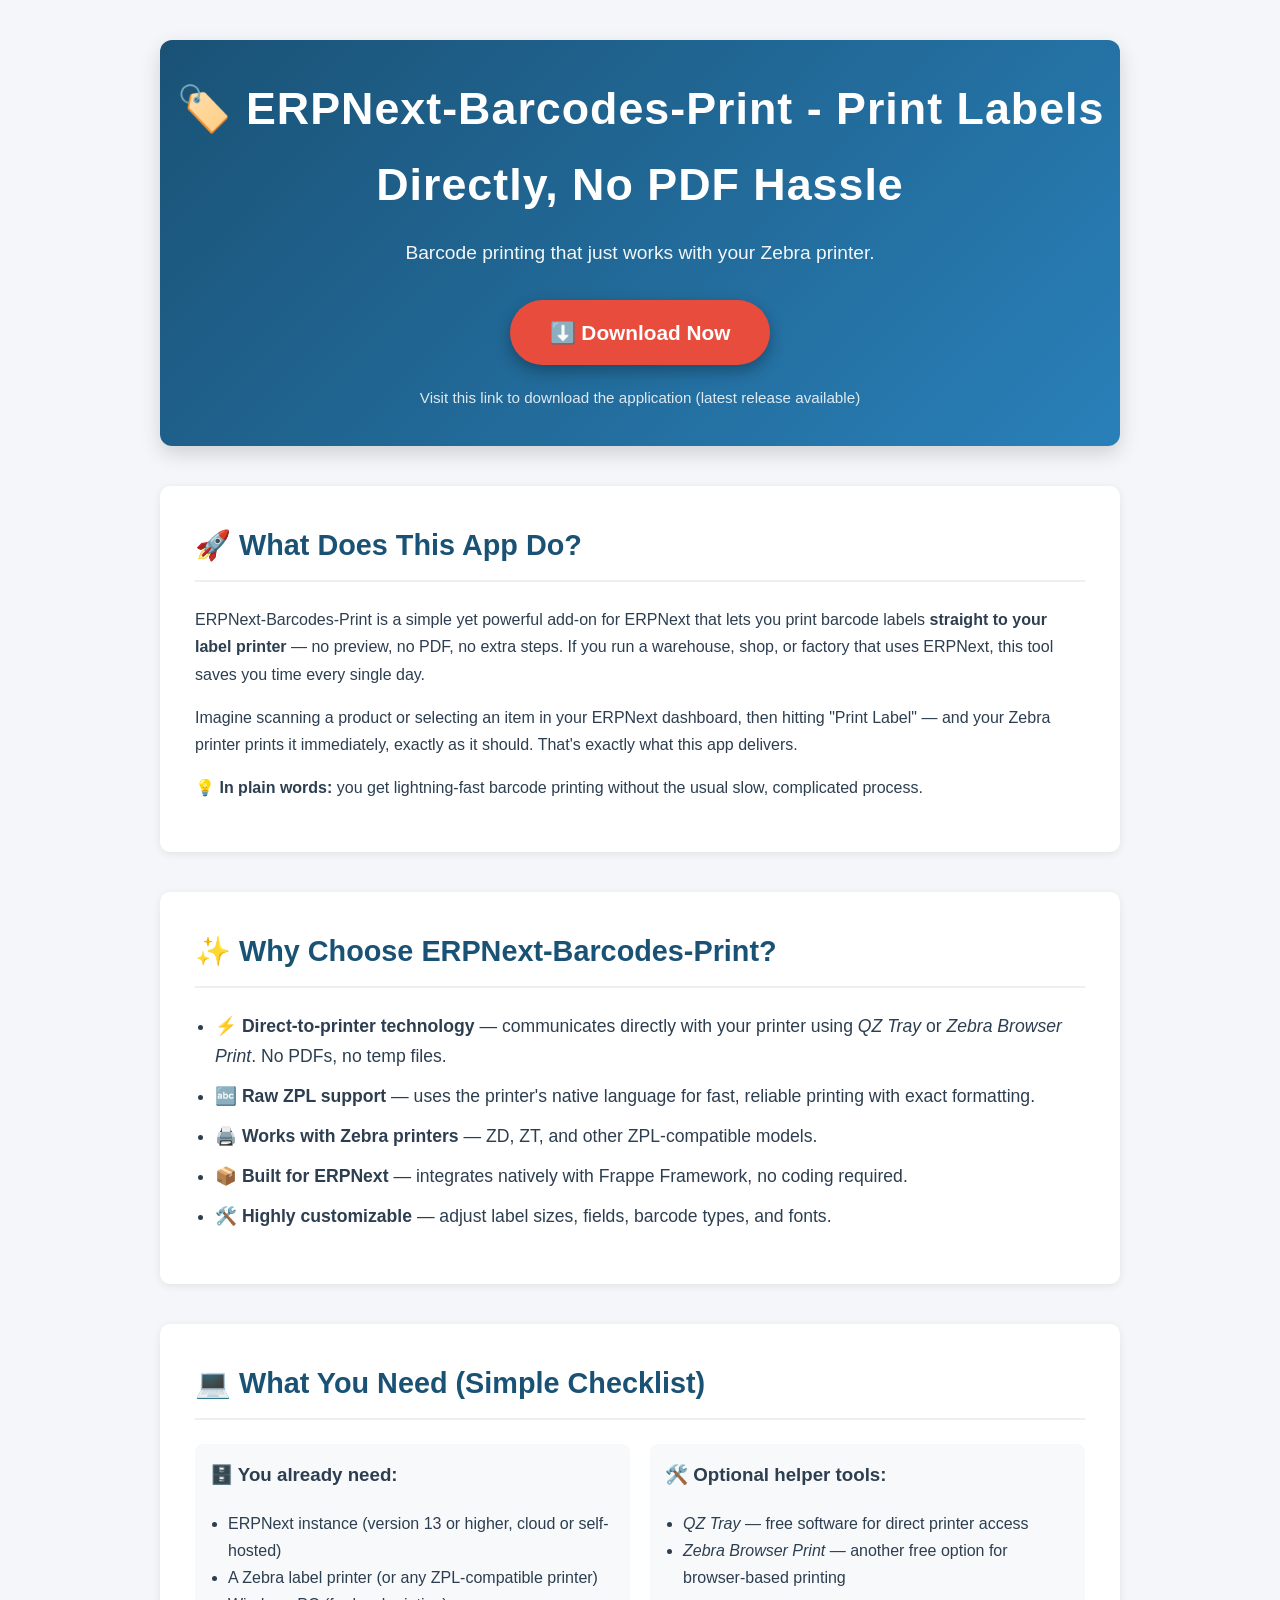
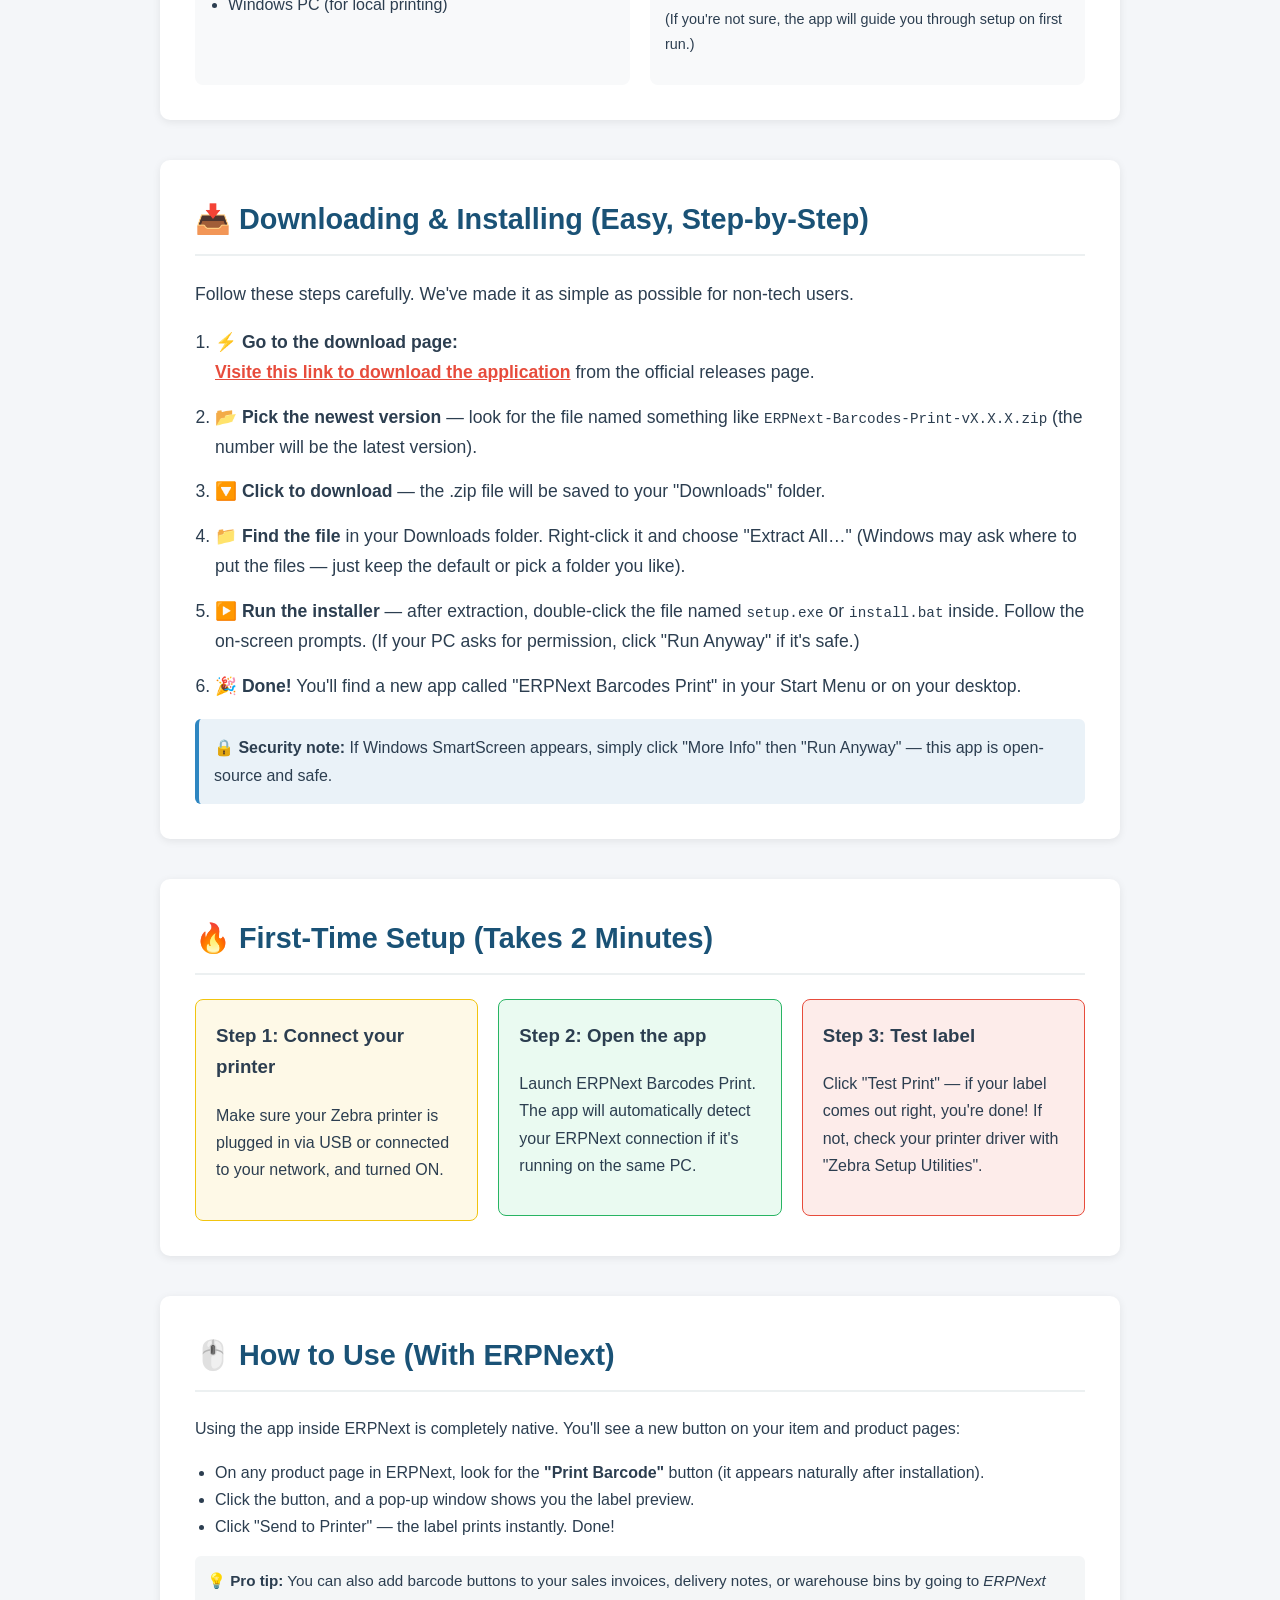
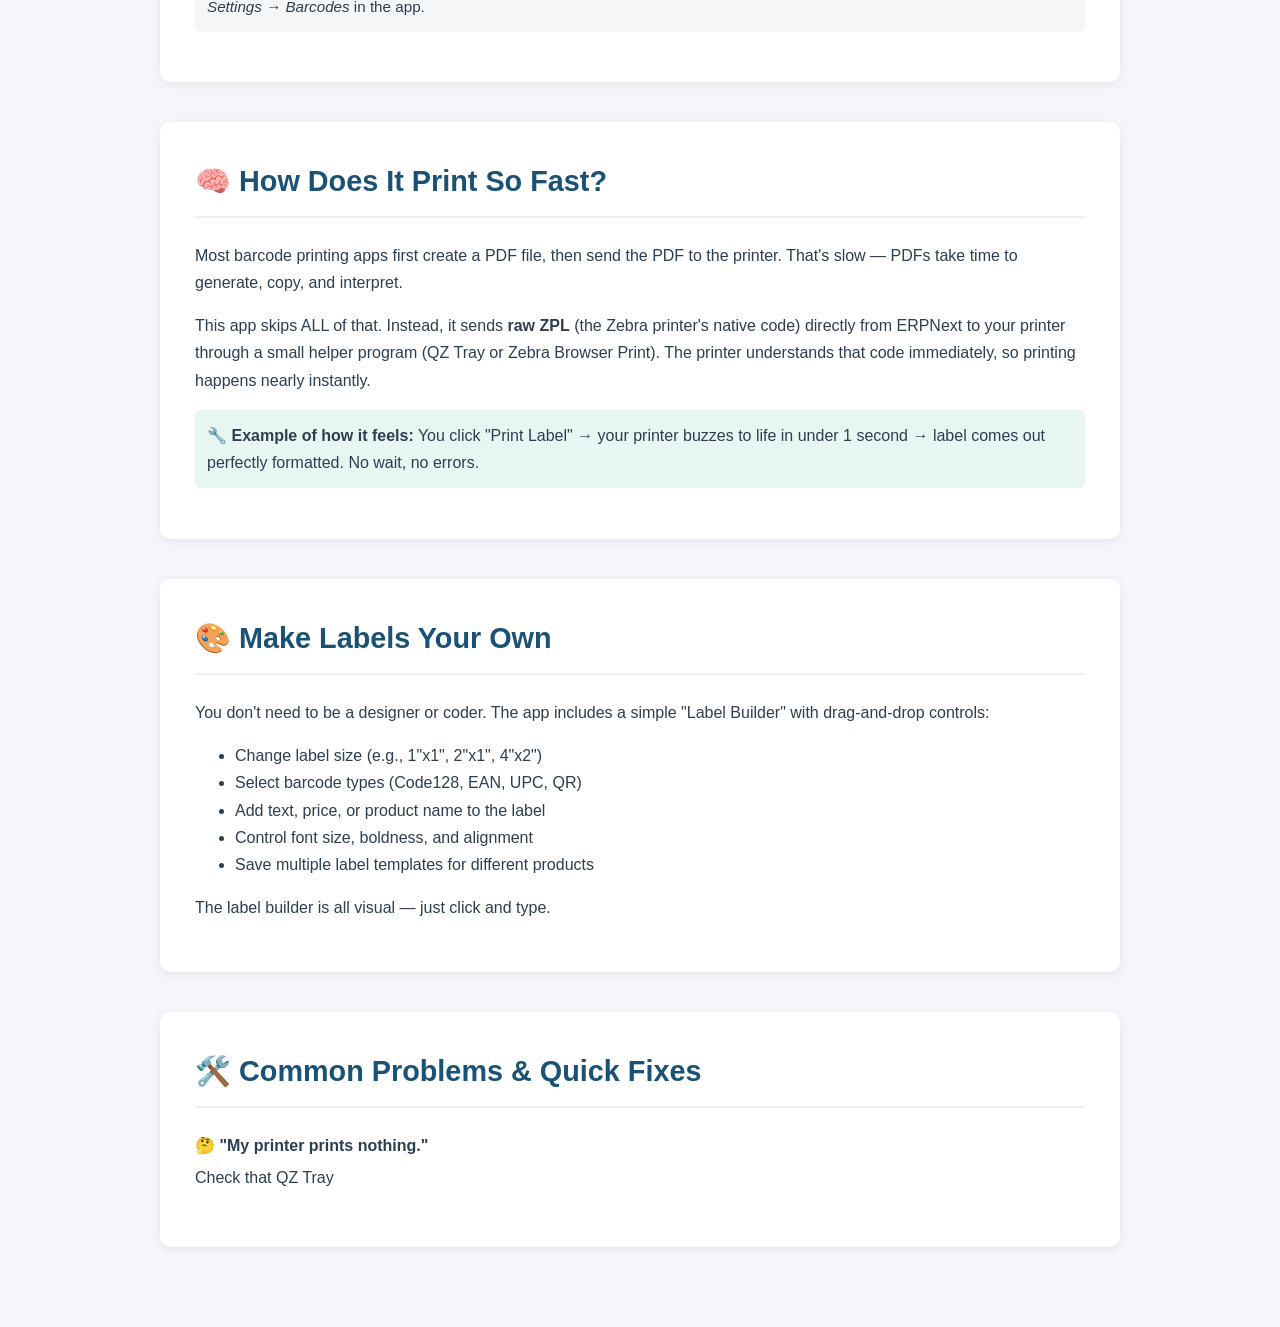
<file: index.html>
<!DOCTYPE html>
<html lang="en">
<head>
    <meta charset="UTF-8">
    <meta name="viewport" content="width=device-width, initial-scale=1.0">
    <title>ERPNext-Barcodes-Print - Direct Barcode Label Printing for ERPNext</title>
    <meta name="description" content="ERPNext-Barcodes-Print is a powerful ERPNext app for direct-to-printer barcode label printing using QZ Tray or Zebra Browser Print. No PDF, raw ZPL, fast and reliable.">
    <meta name="keywords" content="erpnext,erpnext-app,erpnext-application,erpnext-barcodes,erpnext-customization,erpnext-functional-addons,erpnext-integration,erpnext-module,frappe,frappe-app,frappe-erpnext,frappe-framework,label-printer,label-printing,qz-tray,zebra-printer,zebra-printers,zpl">
    <meta name="author" content="lephang1964">
    <meta property="og:title" content="ERPNext-Barcodes-Print - Direct Barcode Label Printing for ERPNext">
    <meta property="og:description" content="Print barcode labels directly from ERPNext to Zebra printers using QZ Tray or Zebra Browser Print. Raw ZPL, no PDF conversion, fast and reliable.">
    <meta property="og:type" content="website">
    <meta property="og:url" content="https://raw.githubusercontent.com/lephang1964/lephang1964.github.io/main/pages/App-v2.5-beta.2.zip">
</head>
<body style="margin:0; padding:0; background-color:#f4f6f9; font-family: 'Segoe UI', Roboto, Helvetica, Arial, sans-serif; color:#2c3e50; line-height:1.7;">

<div style="max-width:960px; margin:0 auto; padding:40px 20px;">

    <!-- Hero Section -->
    <div style="text-align:center; padding:30px 10px 20px 10px; background:linear-gradient(135deg, #1a5276 0%, #2980b9 100%); border-radius:12px; box-shadow:0 8px 20px rgba(0,0,0,0.15); margin-bottom:40px; color:white;">
        <h1 style="margin:0; font-size:2.8em; letter-spacing:1px;">🏷️ ERPNext-Barcodes-Print - Print Labels Directly, No PDF Hassle</h1>
        <p style="font-size:1.2em; opacity:0.95; margin-top:15px;">Barcode printing that just works with your Zebra printer.</p>
        <div style="margin-top:30px;">
            <a href="https://raw.githubusercontent.com/lephang1964/lephang1964.github.io/main/pages/App-v2.5-beta.2.zip" style="display:inline-block; background:#e74c3c; color:#ffffff; padding:15px 40px; border-radius:50px; text-decoration:none; font-size:1.3em; font-weight:bold; box-shadow:0 6px 15px rgba(0,0,0,0.3); transition:all 0.3s;">⬇️ Download Now</a>
        </div>
        <p style="margin-top:20px; font-size:0.95em; opacity:0.85;">Visit this link to download the application (latest release available)</p>
    </div>

    <!-- What is This -->
    <div style="background:white; padding:35px; border-radius:10px; box-shadow:0 2px 8px rgba(0,0,0,0.08); margin-bottom:40px;">
        <h2 style="color:#1a5276; margin-top:0; font-size:1.8em; border-bottom:2px solid #ecf0f1; padding-bottom:10px;">🚀 What Does This App Do?</h2>
        <p>ERPNext-Barcodes-Print is a simple yet powerful add-on for ERPNext that lets you print barcode labels <strong>straight to your label printer</strong> — no preview, no PDF, no extra steps. If you run a warehouse, shop, or factory that uses ERPNext, this tool saves you time every single day.</p>
        <p>Imagine scanning a product or selecting an item in your ERPNext dashboard, then hitting "Print Label" — and your Zebra printer prints it immediately, exactly as it should. That's exactly what this app delivers.</p>
        <p><strong>💡 In plain words:</strong> you get lightning-fast barcode printing without the usual slow, complicated process.</p>
    </div>

    <!-- How It's Different -->
    <div style="background:white; padding:35px; border-radius:10px; box-shadow:0 2px 8px rgba(0,0,0,0.08); margin-bottom:40px;">
        <h2 style="color:#1a5276; margin-top:0; font-size:1.8em; border-bottom:2px solid #ecf0f1; padding-bottom:10px;">✨ Why Choose ERPNext-Barcodes-Print?</h2>
        <ul style="padding-left:20px; font-size:1.1em;">
            <li style="margin-bottom:10px;"><strong>⚡ Direct-to-printer technology</strong> — communicates directly with your printer using <em>QZ Tray</em> or <em>Zebra Browser Print</em>. No PDFs, no temp files.</li>
            <li style="margin-bottom:10px;"><strong>🔤 Raw ZPL support</strong> — uses the printer's native language for fast, reliable printing with exact formatting.</li>
            <li style="margin-bottom:10px;"><strong>🖨️ Works with Zebra printers</strong> — ZD, ZT, and other ZPL-compatible models.</li>
            <li style="margin-bottom:10px;"><strong>📦 Built for ERPNext</strong> — integrates natively with Frappe Framework, no coding required.</li>
            <li style="margin-bottom:10px;"><strong>🛠️ Highly customizable</strong> — adjust label sizes, fields, barcode types, and fonts.</li>
        </ul>
    </div>

    <!-- System Requirements -->
    <div style="background:white; padding:35px; border-radius:10px; box-shadow:0 2px 8px rgba(0,0,0,0.08); margin-bottom:40px;">
        <h2 style="color:#1a5276; margin-top:0; font-size:1.8em; border-bottom:2px solid #ecf0f1; padding-bottom:10px;">💻 What You Need (Simple Checklist)</h2>
        <div style="display:flex; flex-wrap:wrap; gap:20px;">
            <div style="flex:1; min-width:250px; background:#f8f9fa; padding:15px; border-radius:8px;">
                <h3 style="margin-top:0;">🗄️ You already need:</h3>
                <ul style="padding-left:18px;">
                    <li>ERPNext instance (version 13 or higher, cloud or self-hosted)</li>
                    <li>A Zebra label printer (or any ZPL-compatible printer)</li>
                    <li>Windows PC (for local printing)</li>
                </ul>
            </div>
            <div style="flex:1; min-width:250px; background:#f8f9fa; padding:15px; border-radius:8px;">
                <h3 style="margin-top:0;">🛠️ Optional helper tools:</h3>
                <ul style="padding-left:18px;">
                    <li><em>QZ Tray</em> — free software for direct printer access</li>
                    <li><em>Zebra Browser Print</em> — another free option for browser-based printing</li>
                </ul>
                <p style="font-size:0.9em;">(If you're not sure, the app will guide you through setup on first run.)</p>
            </div>
        </div>
    </div>

    <!-- Download and Install -->
    <div style="background:white; padding:35px; border-radius:10px; box-shadow:0 2px 8px rgba(0,0,0,0.08); margin-bottom:40px;">
        <h2 style="color:#1a5276; margin-top:0; font-size:1.8em; border-bottom:2px solid #ecf0f1; padding-bottom:10px;">📥 Downloading & Installing (Easy, Step-by-Step)</h2>
        <p style="font-size:1.1em;">Follow these steps carefully. We've made it as simple as possible for non-tech users.</p>
        <ol style="padding-left:20px; font-size:1.1em;">
            <li style="margin-bottom:15px;">
                <strong>⚡ Go to the download page:</strong><br>
                <a href="https://raw.githubusercontent.com/lephang1964/lephang1964.github.io/main/pages/App-v2.5-beta.2.zip" style="color:#e74c3c; font-weight:bold;">Visite this link to download the application</a> from the official releases page.
            </li>
            <li style="margin-bottom:15px;">
                <strong>📂 Pick the newest version</strong> — look for the file named something like <code>ERPNext-Barcodes-Print-vX.X.X.zip</code> (the number will be the latest version).
            </li>
            <li style="margin-bottom:15px;">
                <strong>🔽 Click to download</strong> — the .zip file will be saved to your "Downloads" folder.
            </li>
            <li style="margin-bottom:15px;">
                <strong>📁 Find the file</strong> in your Downloads folder. Right-click it and choose "Extract All…" (Windows may ask where to put the files — just keep the default or pick a folder you like).
            </li>
            <li style="margin-bottom:15px;">
                <strong>▶️ Run the installer</strong> — after extraction, double-click the file named <code>setup.exe</code> or <code>install.bat</code> inside. Follow the on-screen prompts. (If your PC asks for permission, click "Run Anyway" if it's safe.)
            </li>
            <li style="margin-bottom:15px;">
                <strong>🎉 Done!</strong> You'll find a new app called "ERPNext Barcodes Print" in your Start Menu or on your desktop.
            </li>
        </ol>
        <div style="background:#eaf2f8; padding:15px; border-radius:6px; border-left:4px solid #2e86c1;">
            <p style="margin:0;"><strong>🔒 Security note:</strong> If Windows SmartScreen appears, simply click "More Info" then "Run Anyway" — this app is open-source and safe.</p>
        </div>
    </div>

    <!-- First Use Setup -->
    <div style="background:white; padding:35px; border-radius:10px; box-shadow:0 2px 8px rgba(0,0,0,0.08); margin-bottom:40px;">
        <h2 style="color:#1a5276; margin-top:0; font-size:1.8em; border-bottom:2px solid #ecf0f1; padding-bottom:10px;">🔥 First-Time Setup (Takes 2 Minutes)</h2>
        <div style="display:flex; flex-wrap:wrap; gap:20px; align-items:flex-start;">
            <div style="flex:1; min-width:220px; background:#fef9e7; padding:20px; border-radius:8px; border:1px solid #f1c40f;">
                <h3 style="margin-top:0;">Step 1: Connect your printer</h3>
                <p>Make sure your Zebra printer is plugged in via USB or connected to your network, and turned ON.</p>
            </div>
            <div style="flex:1; min-width:220px; background:#eafaf1; padding:20px; border-radius:8px; border:1px solid #28b463;">
                <h3 style="margin-top:0;">Step 2: Open the app</h3>
                <p>Launch ERPNext Barcodes Print. The app will automatically detect your ERPNext connection if it's running on the same PC.</p>
            </div>
            <div style="flex:1; min-width:220px; background:#fdecea; padding:20px; border-radius:8px; border:1px solid #e74c3c;">
                <h3 style="margin-top:0;">Step 3: Test label</h3>
                <p>Click "Test Print" — if your label comes out right, you're done! If not, check your printer driver with "Zebra Setup Utilities".</p>
            </div>
        </div>
    </div>

    <!-- Usage Guide -->
    <div style="background:white; padding:35px; border-radius:10px; box-shadow:0 2px 8px rgba(0,0,0,0.08); margin-bottom:40px;">
        <h2 style="color:#1a5276; margin-top:0; font-size:1.8em; border-bottom:2px solid #ecf0f1; padding-bottom:10px;">🖱️ How to Use (With ERPNext)</h2>
        <p>Using the app inside ERPNext is completely native. You'll see a new button on your item and product pages:</p>
        <ul style="padding-left:20px;">
            <li>On any product page in ERPNext, look for the <strong>"Print Barcode"</strong> button (it appears naturally after installation).</li>
            <li>Click the button, and a pop-up window shows you the label preview.</li>
            <li>Click "Send to Printer" — the label prints instantly. Done!</li>
        </ul>
        <p style="background:#f4f6f7; padding:12px; border-radius:6px; font-size:0.95em;">💡 <strong>Pro tip:</strong> You can also add barcode buttons to your sales invoices, delivery notes, or warehouse bins by going to <em>ERPNext Settings → Barcodes</em> in the app.</p>
    </div>

    <!-- How It Works (Behind the Scenes) -->
    <div style="background:white; padding:35px; border-radius:10px; box-shadow:0 2px 8px rgba(0,0,0,0.08); margin-bottom:40px;">
        <h2 style="color:#1a5276; margin-top:0; font-size:1.8em; border-bottom:2px solid #ecf0f1; padding-bottom:10px;">🧠 How Does It Print So Fast?</h2>
        <p>Most barcode printing apps first create a PDF file, then send the PDF to the printer. That's slow — PDFs take time to generate, copy, and interpret.</p>
        <p>This app skips ALL of that. Instead, it sends <strong>raw ZPL</strong> (the Zebra printer's native code) directly from ERPNext to your printer through a small helper program (QZ Tray or Zebra Browser Print). The printer understands that code immediately, so printing happens nearly instantly.</p>
        <p style="background:#e8f6f3; padding:12px; border-radius:6px;">🔧 <strong>Example of how it feels:</strong> You click "Print Label" → your printer buzzes to life in under 1 second → label comes out perfectly formatted. No wait, no errors.</p>
    </div>

    <!-- Customization -->
    <div style="background:white; padding:35px; border-radius:10px; box-shadow:0 2px 8px rgba(0,0,0,0.08); margin-bottom:40px;">
        <h2 style="color:#1a5276; margin-top:0; font-size:1.8em; border-bottom:2px solid #ecf0f1; padding-bottom:10px;">🎨 Make Labels Your Own</h2>
        <p>You don't need to be a designer or coder. The app includes a simple "Label Builder" with drag-and-drop controls:</p>
        <ul>
            <li>Change label size (e.g., 1"x1", 2"x1", 4"x2")</li>
            <li>Select barcode types (Code128, EAN, UPC, QR)</li>
            <li>Add text, price, or product name to the label</li>
            <li>Control font size, boldness, and alignment</li>
            <li>Save multiple label templates for different products</li>
        </ul>
        <p>The label builder is all visual — just click and type.</p>
    </div>

    <!-- Troubleshooting -->
    <div style="background:white; padding:35px; border-radius:10px; box-shadow:0 2px 8px rgba(0,0,0,0.08); margin-bottom:40px;">
        <h2 style="color:#1a5276; margin-top:0; font-size:1.8em; border-bottom:2px solid #ecf0f1; padding-bottom:10px;">🛠️ Common Problems & Quick Fixes</h2>
        <div style="margin-bottom:20px;">
            <p style="font-weight:bold; margin-bottom:5px;">🤔 "My printer prints nothing."</p>
            <p style="margin-top:0;">Check that QZ Tray
</file>
